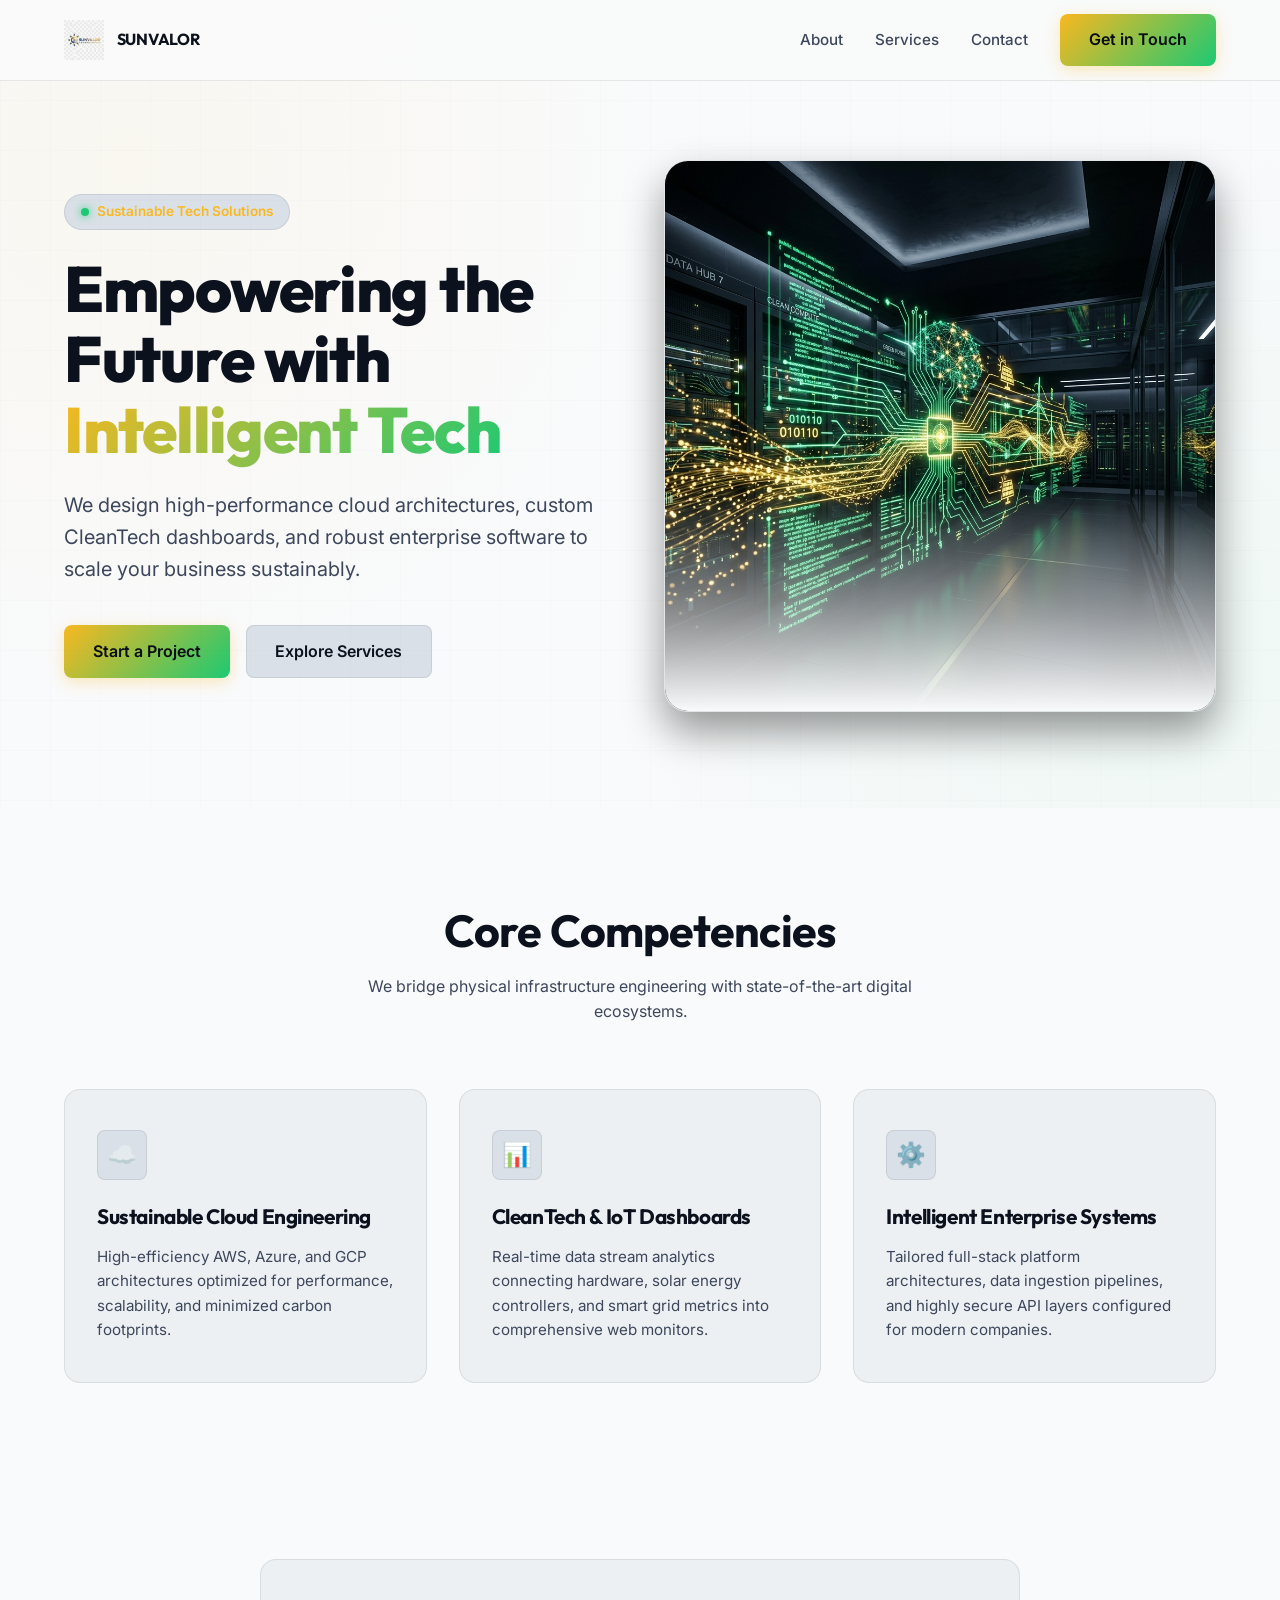
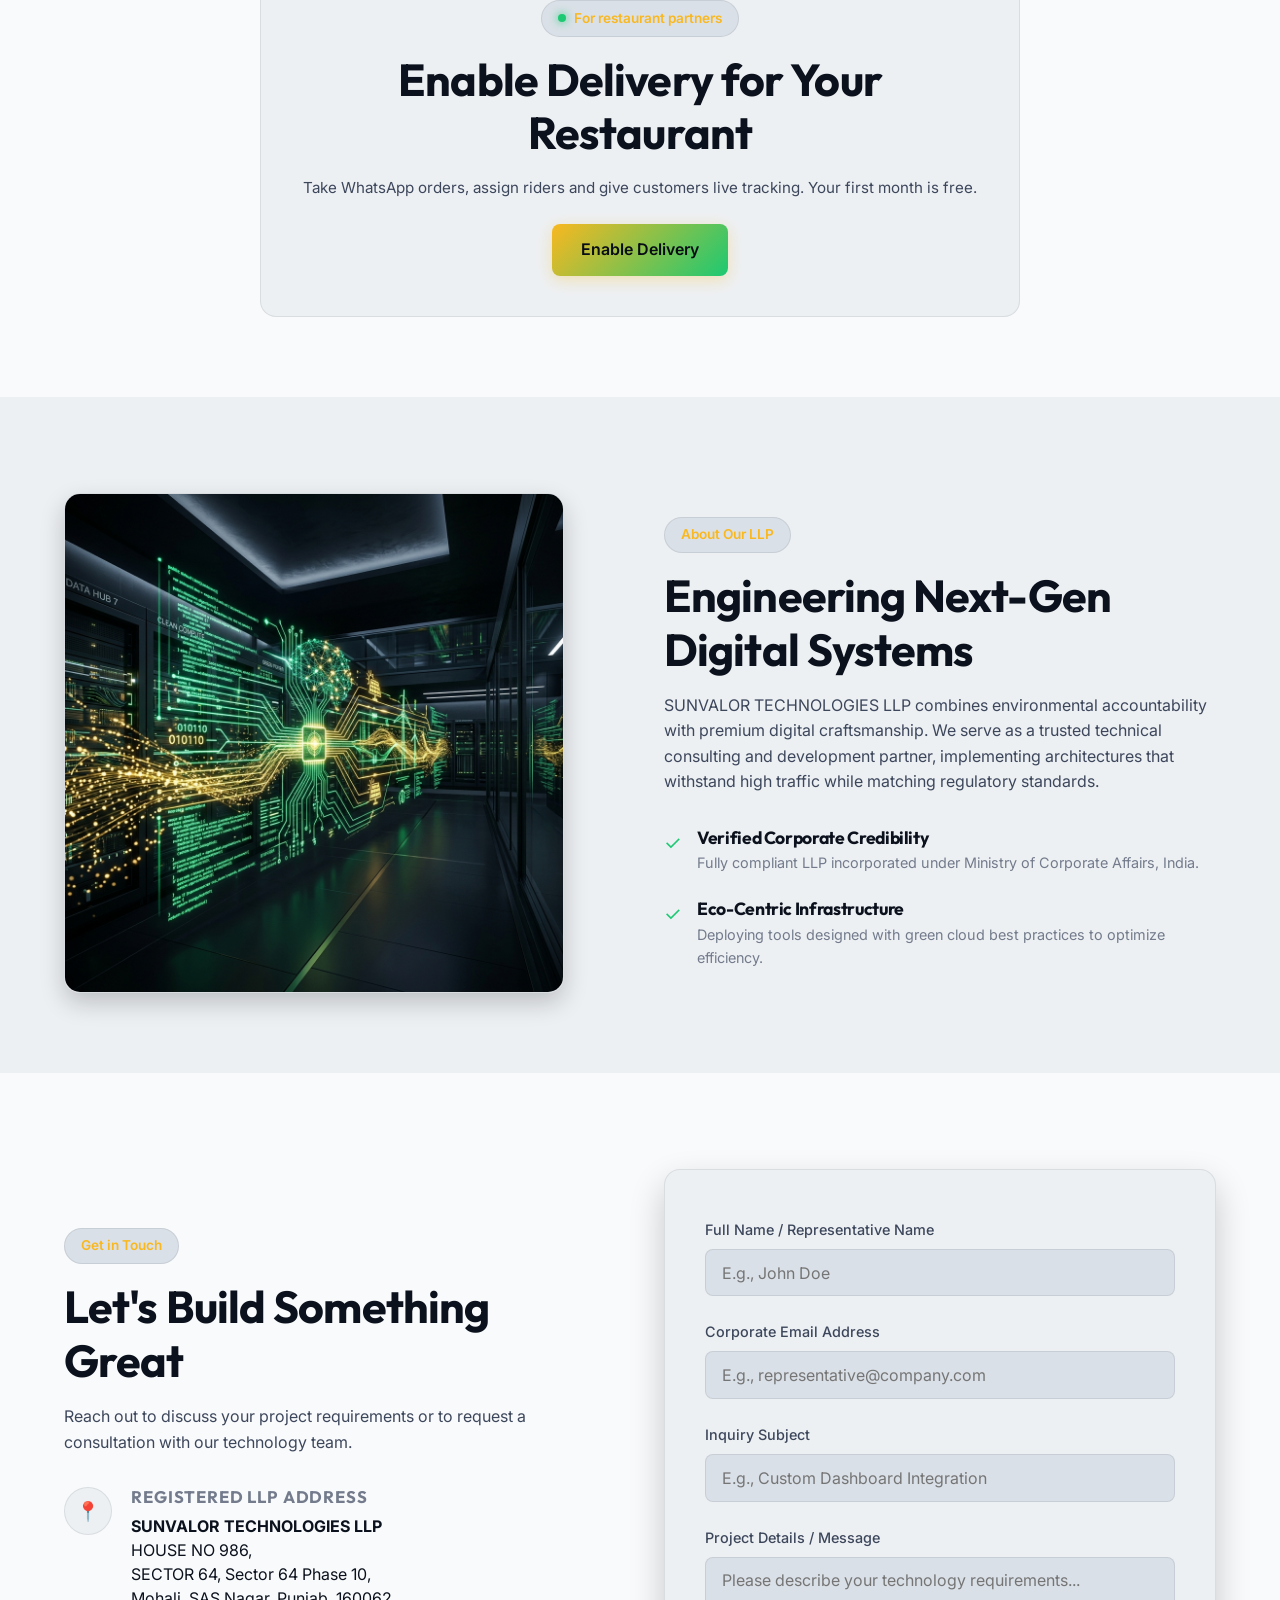
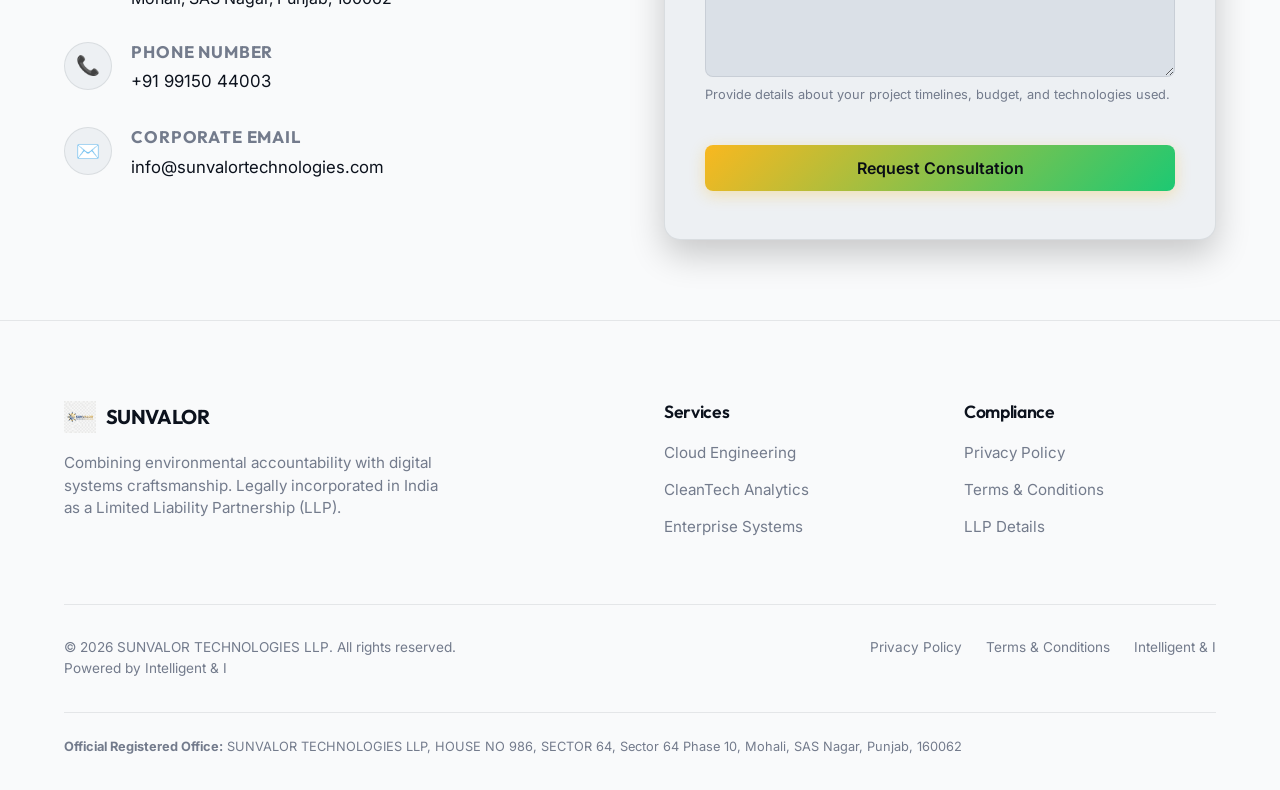
<file: index.html>
<!DOCTYPE html>
<html lang="en">

<head>
  <meta charset="utf-8">
  <meta name="viewport" content="width=device-width, initial-scale=1.0">
  <meta name="description"
    content="Sunvalor Technologies LLP - Leading CleanTech integration, sustainable cloud engineering, and custom software systems designed to scale your enterprise sustainably.">
  <title>Sunvalor Technologies LLP | Sustainable IT & CleanTech Solutions</title>

  <!-- Google Fonts & Styles -->
  <link rel="stylesheet" href="css/style.min.css">

  <!-- ========================================== -->
  <!-- META BUSINESS DOMAIN VERIFICATION HOLDER  -->
  <!-- Replace the content value below with the    -->
  <!-- verification token provided by Meta Business Manager. -->
  <meta name="facebook-domain-verification" content="YOUR_META_VERIFICATION_TOKEN_HERE" />
  <!-- ========================================== -->
</head>

<body>

  <!-- HEADER & NAVIGATION -->
  <header class="header">
    <div class="container nav-container">
      <a href="index.html" class="logo-link" aria-label="Sunvalor Technologies Home">
        <img src="assets/logo.png" alt="Sunvalor Technologies LLP Logo" class="logo-img" width="40" height="40">
        <span class="brand-name">SUNVALOR</span>
      </a>

      <button class="menu-toggle" aria-label="Toggle Menu" aria-expanded="false" aria-controls="nav-menu">
        ☰
      </button>

      <nav>
        <ul id="nav-menu" class="nav-menu">
          <li><a href="#about" class="nav-link">About</a></li>
          <li><a href="#services" class="nav-link">Services</a></li>
          <li><a href="#contact" class="nav-link">Contact</a></li>
          <li><a href="#contact" class="btn btn-primary">Get in Touch</a></li>
        </ul>
      </nav>
    </div>
  </header>

  <main>
    <!-- HERO SECTION -->
    <section class="hero">
      <div class="container grid-2">
        <div class="hero-content">
          <div class="badge">
            <span class="badge-dot" aria-hidden="true"></span>
            <span>Sustainable Tech Solutions</span>
          </div>
          <h1 class="hero-title">Empowering the Future with <span class="text-gradient">Intelligent Tech</span></h1>
          <p class="hero-desc">We design high-performance cloud architectures, custom CleanTech dashboards, and robust
            enterprise software to scale your business sustainably.</p>
          <div class="hero-actions">
            <a href="#contact" class="btn btn-primary">Start a Project</a>
            <a href="#services" class="btn btn-secondary">Explore Services</a>
          </div>
        </div>
        <div class="hero-image-wrapper">
          <img src="assets/hero.png" alt="Futuristic sustainable server infrastructure representation" width="600"
            height="600" fetchpriority="high" class="hero-img">
        </div>
      </div>
    </section>

    <!-- SERVICES SECTION -->
    <section id="services" class="section-padding">
      <div class="container">
        <div class="section-header">
          <h2 class="section-title">Core Competencies</h2>
          <p class="section-subtitle">We bridge physical infrastructure engineering with state-of-the-art digital
            ecosystems.</p>
        </div>

        <div class="services-grid">
          <!-- Service 1 -->
          <article class="service-card">
            <div class="service-icon" aria-hidden="true">☁️</div>
            <h3>Sustainable Cloud Engineering</h3>
            <p>High-efficiency AWS, Azure, and GCP architectures optimized for performance, scalability, and minimized
              carbon footprints.</p>
          </article>

          <!-- Service 2 -->
          <article class="service-card">
            <div class="service-icon" aria-hidden="true">📊</div>
            <h3>CleanTech & IoT Dashboards</h3>
            <p>Real-time data stream analytics connecting hardware, solar energy controllers, and smart grid metrics
              into comprehensive web monitors.</p>
          </article>

          <!-- Service 3 -->
          <article class="service-card">
            <div class="service-icon" aria-hidden="true">⚙️</div>
            <h3>Intelligent Enterprise Systems</h3>
            <p>Tailored full-stack platform architectures, data ingestion pipelines, and highly secure API layers
              configured for modern companies.</p>
          </article>
        </div>
      </div>
    </section>

    <!-- ENABLE DELIVERY CTA -->
    <!-- Links to the Enable Delivery app (drf-project/enable-delivery-app),
         hosted separately at app.sunvalor.in. -->
    <section id="enable-delivery" class="section-padding">
      <div class="container">
        <article class="service-card" style="text-align: center; max-width: 760px; margin-inline: auto;">
          <div class="badge" style="margin-inline: auto;">
            <span class="badge-dot" aria-hidden="true"></span>
            <span>For restaurant partners</span>
          </div>
          <h2 class="section-title" style="margin-block: 1rem;">Enable Delivery for Your Restaurant</h2>
          <p style="color: var(--text-secondary); margin-bottom: 1.5rem;">Take WhatsApp orders, assign riders and give
            customers live tracking. Your first month is free.</p>
          <a href="https://app.sunvalor.in/enable-delivery/" class="btn btn-primary">Enable Delivery</a>
        </article>
      </div>
    </section>

    <!-- ABOUT SECTION -->
    <section id="about" class="section-padding about">
      <div class="container grid-2">
        <div>
          <img src="assets/hero.png" alt="Innovative engineering data representation" width="500" height="500"
            loading="lazy"
            style="border-radius: var(--radius-md); box-shadow: 0 10px 25px rgba(0,0,0,0.2); border: 1px solid var(--border-color);">
        </div>
        <div>
          <div class="badge">About Our LLP</div>
          <h2 class="section-title" style="margin-block: 1rem;">Engineering Next-Gen Digital Systems</h2>
          <p style="color: var(--text-secondary); margin-bottom: 1.5rem;">SUNVALOR TECHNOLOGIES LLP combines
            environmental accountability with premium digital craftsmanship. We serve as a trusted technical consulting
            and development partner, implementing architectures that withstand high traffic while matching regulatory
            standards.</p>

          <div class="about-features">
            <div class="about-feature-item">
              <div class="about-feature-icon" aria-hidden="true">✓</div>
              <div class="about-feature-text">
                <h4>Verified Corporate Credibility</h4>
                <p>Fully compliant LLP incorporated under Ministry of Corporate Affairs, India.</p>
              </div>
            </div>
            <div class="about-feature-item">
              <div class="about-feature-icon" aria-hidden="true">✓</div>
              <div class="about-feature-text">
                <h4>Eco-Centric Infrastructure</h4>
                <p>Deploying tools designed with green cloud best practices to optimize efficiency.</p>
              </div>
            </div>
          </div>
        </div>
      </div>
    </section>

    <!-- CONTACT SECTION -->
    <section id="contact" class="section-padding contact-section">
      <div class="container grid-2">
        <div class="contact-info-wrapper">
          <div>
            <div class="badge">Get in Touch</div>
            <h2 class="section-title" style="margin-block: 1rem;">Let's Build Something Great</h2>
            <p style="color: var(--text-secondary);">Reach out to discuss your project requirements or to request a
              consultation with our technology team.</p>
          </div>

          <div class="info-item">
            <div class="info-icon" aria-hidden="true">📍</div>
            <div class="info-details">
              <h3>Registered LLP Address</h3>
              <address>
                <strong>SUNVALOR TECHNOLOGIES LLP</strong><br>
                HOUSE NO 986,<br>
                SECTOR 64, Sector 64 Phase 10,<br>
                Mohali, SAS Nagar, Punjab, 160062
              </address>
            </div>
          </div>

          <div class="info-item">
            <div class="info-icon" aria-hidden="true">📞</div>
            <div class="info-details">
              <h3>Phone Number</h3>
              <p><a href="tel:+919915044003">+91 99150 44003</a></p>
            </div>
          </div>

          <div class="info-item">
            <div class="info-icon" aria-hidden="true">✉️</div>
            <div class="info-details">
              <h3>Corporate Email</h3>
              <p><a href="mailto:info@sunvalortechnologies.com">info@sunvalortechnologies.com</a></p>
            </div>
          </div>
        </div>

        <div>
          <!-- Accessible form element -->
          <form class="contact-form" id="consultation-form" action="#" method="POST"
            aria-label="Contact and Consultation Form">
            <div class="form-alert form-alert-success" id="form-success" role="alert">
              Thank you! Your inquiry was successfully submitted. We will contact you shortly.
            </div>
            <div class="form-alert form-alert-error" id="form-error" role="alert">
              An error occurred. Please ensure all fields are filled out correctly.
            </div>

            <div class="form-group">
              <label for="contact-name">Full Name / Representative Name</label>
              <input type="text" id="contact-name" name="name" class="form-control" placeholder="E.g., John Doe"
                required autocomplete="name">
            </div>

            <div class="form-group">
              <label for="contact-email">Corporate Email Address</label>
              <input type="email" id="contact-email" name="email" class="form-control"
                placeholder="E.g., representative@company.com" required autocomplete="email" inputmode="email">
            </div>

            <div class="form-group">
              <label for="contact-subject">Inquiry Subject</label>
              <input type="text" id="contact-subject" name="subject" class="form-control"
                placeholder="E.g., Custom Dashboard Integration" required>
            </div>

            <div class="form-group">
              <label for="contact-message">Project Details / Message</label>
              <textarea id="contact-message" name="message" class="form-control"
                placeholder="Please describe your technology requirements..." required
                aria-describedby="message-hint"></textarea>
              <span id="message-hint" class="form-hint">Provide details about your project timelines, budget, and
                technologies used.</span>
            </div>

            <button type="submit" class="btn btn-primary" style="width: 100%; margin-top: 1rem;">Request
              Consultation</button>
          </form>
        </div>
      </div>
    </section>
  </main>

  <!-- FOOTER -->
  <footer class="footer">
    <div class="container">
      <div class="footer-grid">
        <div class="footer-col" style="grid-column: span 2;">
          <div class="footer-brand">
            <img src="assets/logo.png" alt="Sunvalor Logo" class="footer-logo" width="32" height="32">
            <span class="brand-name" style="font-size: 1.25rem;">SUNVALOR</span>
          </div>
          <p class="footer-desc" style="max-inline-size: 380px;">Combining environmental accountability with digital
            systems craftsmanship. Legally incorporated in India as a Limited Liability Partnership (LLP).</p>
        </div>

        <div class="footer-col">
          <h3>Services</h3>
          <ul class="footer-links">
            <li><a href="#services" class="footer-link">Cloud Engineering</a></li>
            <li><a href="#services" class="footer-link">CleanTech Analytics</a></li>
            <li><a href="#services" class="footer-link">Enterprise Systems</a></li>
          </ul>
        </div>

        <div class="footer-col">
          <h3>Compliance</h3>
          <ul class="footer-links">
            <li><a href="privacy.html" class="footer-link">Privacy Policy</a></li>
            <li><a href="terms.html" class="footer-link">Terms & Conditions</a></li>
            <li><a href="#contact" class="footer-link">LLP Details</a></li>
          </ul>
        </div>
      </div>

      <div class="footer-bottom">
        <div>
          <p>&copy; 2026 SUNVALOR TECHNOLOGIES LLP. All rights reserved.</p>
          <p>Powered by Intelligent & I</p>

        </div>
        <div class="footer-bottom-links">
          <a href="privacy.html" class="footer-link">Privacy Policy</a>
          <a href="terms.html" class="footer-link">Terms & Conditions</a>
          <a href="https://www.intelligentandi.com" class="footer-link">Intelligent & I</a>
        </div>
      </div>

      <div
        style="margin-top: 2rem; padding-top: 1.5rem; border-top: 1px solid var(--border-color); font-size: 0.8rem; color: var(--text-muted);">
        <p><strong>Official Registered Office:</strong> SUNVALOR TECHNOLOGIES LLP, HOUSE NO 986, SECTOR 64, Sector 64
          Phase 10, Mohali, SAS Nagar, Punjab, 160062</p>
      </div>
    </div>
  </footer>

  <!-- Scripts -->
  <script src="js/main.min.js"></script>
</body>

</html>
</file>
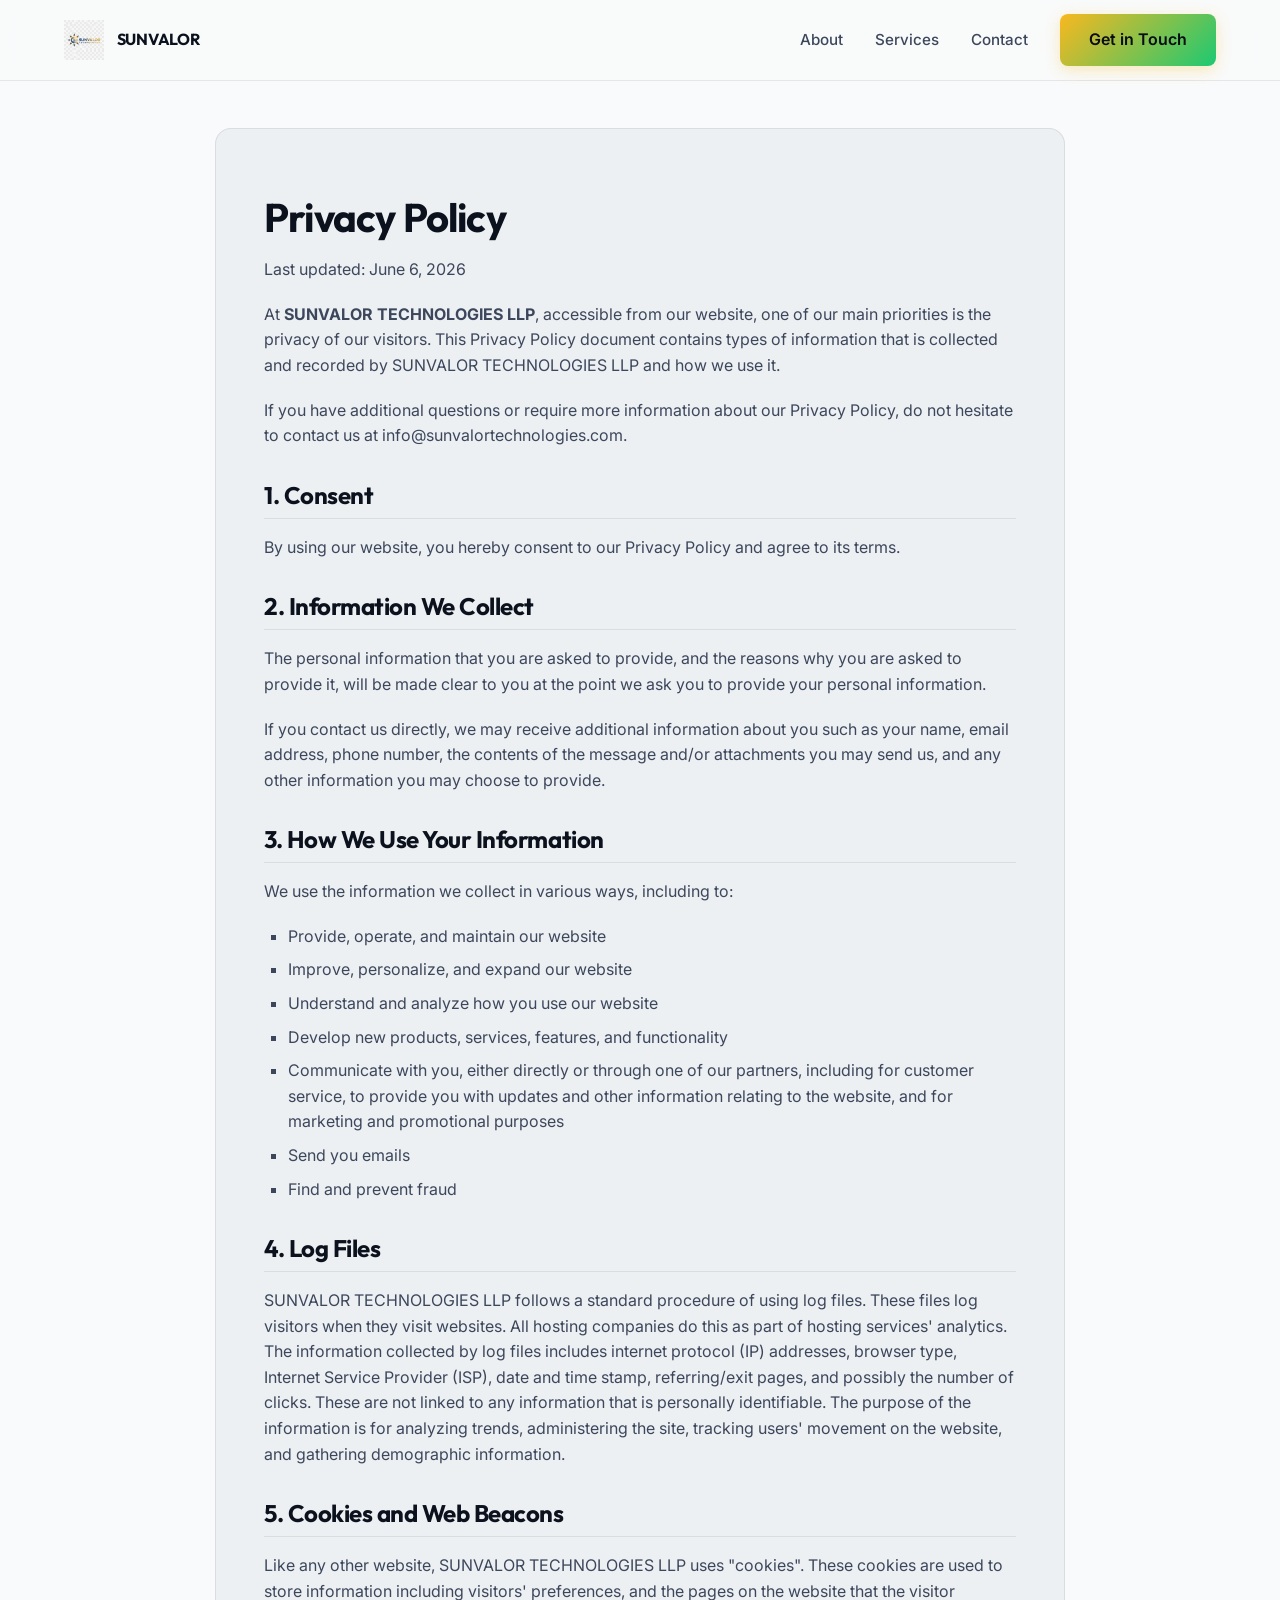
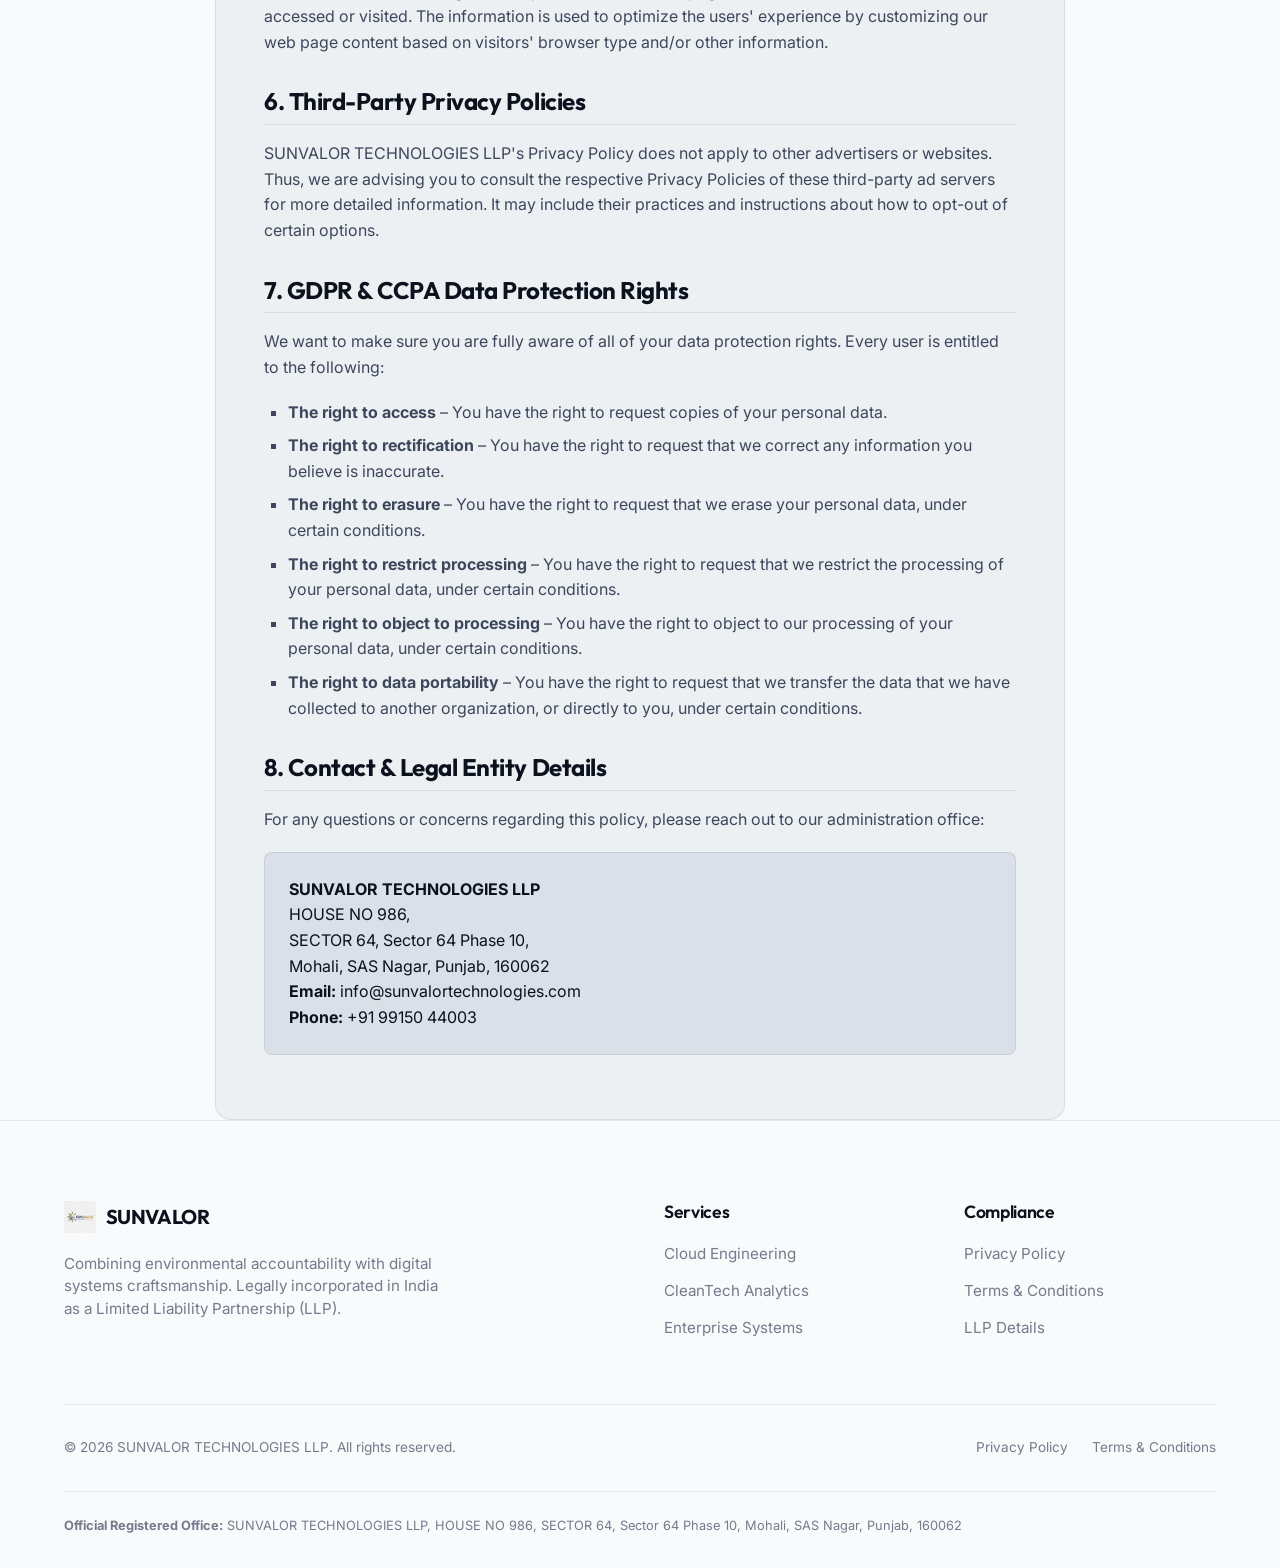
<file: privacy.html>
<!DOCTYPE html>
<html lang="en">
<head>
  <meta charset="utf-8">
  <meta name="viewport" content="width=device-width, initial-scale=1.0">
  <meta name="robots" content="noindex, follow">
  <title>Privacy Policy | Sunvalor Technologies LLP</title>
  <link rel="stylesheet" href="css/style.min.css">
</head>
<body>

  <!-- HEADER -->
  <header class="header">
    <div class="container nav-container">
      <a href="index.html" class="logo-link" aria-label="Sunvalor Technologies Home">
        <img src="assets/logo.png" alt="Sunvalor Technologies LLP Logo" class="logo-img" width="40" height="40">
        <span class="brand-name">SUNVALOR</span>
      </a>
      <button class="menu-toggle" aria-label="Toggle Menu" aria-expanded="false" aria-controls="nav-menu">
        ☰
      </button>
      <nav>
        <ul id="nav-menu" class="nav-menu">
          <li><a href="index.html#about" class="nav-link">About</a></li>
          <li><a href="index.html#services" class="nav-link">Services</a></li>
          <li><a href="index.html#contact" class="nav-link">Contact</a></li>
          <li><a href="index.html#contact" class="btn btn-primary">Get in Touch</a></li>
        </ul>
      </nav>
    </div>
  </header>

  <!-- CONTENT -->
  <main class="legal-page">
    <article class="container legal-content">
      <h1>Privacy Policy</h1>
      <p class="last-updated">Last updated: June 6, 2026</p>

      <p>At <strong>SUNVALOR TECHNOLOGIES LLP</strong>, accessible from our website, one of our main priorities is the privacy of our visitors. This Privacy Policy document contains types of information that is collected and recorded by SUNVALOR TECHNOLOGIES LLP and how we use it.</p>

      <p>If you have additional questions or require more information about our Privacy Policy, do not hesitate to contact us at <a href="mailto:info@sunvalortechnologies.com">info@sunvalortechnologies.com</a>.</p>

      <h2>1. Consent</h2>
      <p>By using our website, you hereby consent to our Privacy Policy and agree to its terms.</p>

      <h2>2. Information We Collect</h2>
      <p>The personal information that you are asked to provide, and the reasons why you are asked to provide it, will be made clear to you at the point we ask you to provide your personal information.</p>
      <p>If you contact us directly, we may receive additional information about you such as your name, email address, phone number, the contents of the message and/or attachments you may send us, and any other information you may choose to provide.</p>

      <h2>3. How We Use Your Information</h2>
      <p>We use the information we collect in various ways, including to:</p>
      <ul>
        <li>Provide, operate, and maintain our website</li>
        <li>Improve, personalize, and expand our website</li>
        <li>Understand and analyze how you use our website</li>
        <li>Develop new products, services, features, and functionality</li>
        <li>Communicate with you, either directly or through one of our partners, including for customer service, to provide you with updates and other information relating to the website, and for marketing and promotional purposes</li>
        <li>Send you emails</li>
        <li>Find and prevent fraud</li>
      </ul>

      <h2>4. Log Files</h2>
      <p>SUNVALOR TECHNOLOGIES LLP follows a standard procedure of using log files. These files log visitors when they visit websites. All hosting companies do this as part of hosting services' analytics. The information collected by log files includes internet protocol (IP) addresses, browser type, Internet Service Provider (ISP), date and time stamp, referring/exit pages, and possibly the number of clicks. These are not linked to any information that is personally identifiable. The purpose of the information is for analyzing trends, administering the site, tracking users' movement on the website, and gathering demographic information.</p>

      <h2>5. Cookies and Web Beacons</h2>
      <p>Like any other website, SUNVALOR TECHNOLOGIES LLP uses "cookies". These cookies are used to store information including visitors' preferences, and the pages on the website that the visitor accessed or visited. The information is used to optimize the users' experience by customizing our web page content based on visitors' browser type and/or other information.</p>

      <h2>6. Third-Party Privacy Policies</h2>
      <p>SUNVALOR TECHNOLOGIES LLP's Privacy Policy does not apply to other advertisers or websites. Thus, we are advising you to consult the respective Privacy Policies of these third-party ad servers for more detailed information. It may include their practices and instructions about how to opt-out of certain options.</p>

      <h2>7. GDPR & CCPA Data Protection Rights</h2>
      <p>We want to make sure you are fully aware of all of your data protection rights. Every user is entitled to the following:</p>
      <ul>
        <li><strong>The right to access</strong> – You have the right to request copies of your personal data.</li>
        <li><strong>The right to rectification</strong> – You have the right to request that we correct any information you believe is inaccurate.</li>
        <li><strong>The right to erasure</strong> – You have the right to request that we erase your personal data, under certain conditions.</li>
        <li><strong>The right to restrict processing</strong> – You have the right to request that we restrict the processing of your personal data, under certain conditions.</li>
        <li><strong>The right to object to processing</strong> – You have the right to object to our processing of your personal data, under certain conditions.</li>
        <li><strong>The right to data portability</strong> – You have the right to request that we transfer the data that we have collected to another organization, or directly to you, under certain conditions.</li>
      </ul>

      <h2>8. Contact & Legal Entity Details</h2>
      <p>For any questions or concerns regarding this policy, please reach out to our administration office:</p>
      <address style="font-style: normal; background: var(--bg-tertiary); padding: 1.5rem; border-radius: var(--radius-sm); border: 1px solid var(--border-color); margin-top: 1rem;">
        <strong>SUNVALOR TECHNOLOGIES LLP</strong><br>
        HOUSE NO 986,<br>
        SECTOR 64, Sector 64 Phase 10,<br>
        Mohali, SAS Nagar, Punjab, 160062<br>
        <strong>Email:</strong> <a href="mailto:info@sunvalortechnologies.com">info@sunvalortechnologies.com</a><br>
        <strong>Phone:</strong> <a href="tel:+919915044003">+91 99150 44003</a>
      </address>
    </article>
  </main>

  <!-- FOOTER -->
  <footer class="footer">
    <div class="container">
      <div class="footer-grid">
        <div class="footer-col" style="grid-column: span 2;">
          <div class="footer-brand">
            <img src="assets/logo.png" alt="Sunvalor Logo" class="footer-logo" width="32" height="32">
            <span class="brand-name" style="font-size: 1.25rem;">SUNVALOR</span>
          </div>
          <p class="footer-desc" style="max-inline-size: 380px;">Combining environmental accountability with digital systems craftsmanship. Legally incorporated in India as a Limited Liability Partnership (LLP).</p>
        </div>

        <div class="footer-col">
          <h3>Services</h3>
          <ul class="footer-links">
            <li><a href="index.html#services" class="footer-link">Cloud Engineering</a></li>
            <li><a href="index.html#services" class="footer-link">CleanTech Analytics</a></li>
            <li><a href="index.html#services" class="footer-link">Enterprise Systems</a></li>
          </ul>
        </div>

        <div class="footer-col">
          <h3>Compliance</h3>
          <ul class="footer-links">
            <li><a href="privacy.html" class="footer-link">Privacy Policy</a></li>
            <li><a href="terms.html" class="footer-link">Terms & Conditions</a></li>
            <li><a href="index.html#contact" class="footer-link">LLP Details</a></li>
          </ul>
        </div>
      </div>

      <div class="footer-bottom">
        <div>
          <p>&copy; 2026 SUNVALOR TECHNOLOGIES LLP. All rights reserved.</p>
        </div>
        <div class="footer-bottom-links">
          <a href="privacy.html" class="footer-link">Privacy Policy</a>
          <a href="terms.html" class="footer-link">Terms & Conditions</a>
        </div>
      </div>

      <div style="margin-top: 2rem; padding-top: 1.5rem; border-top: 1px solid var(--border-color); font-size: 0.8rem; color: var(--text-muted);">
        <p><strong>Official Registered Office:</strong> SUNVALOR TECHNOLOGIES LLP, HOUSE NO 986, SECTOR 64, Sector 64 Phase 10, Mohali, SAS Nagar, Punjab, 160062</p>
      </div>
    </div>
  </footer>

  <script src="js/main.min.js"></script>
</body>
</html>
</file>
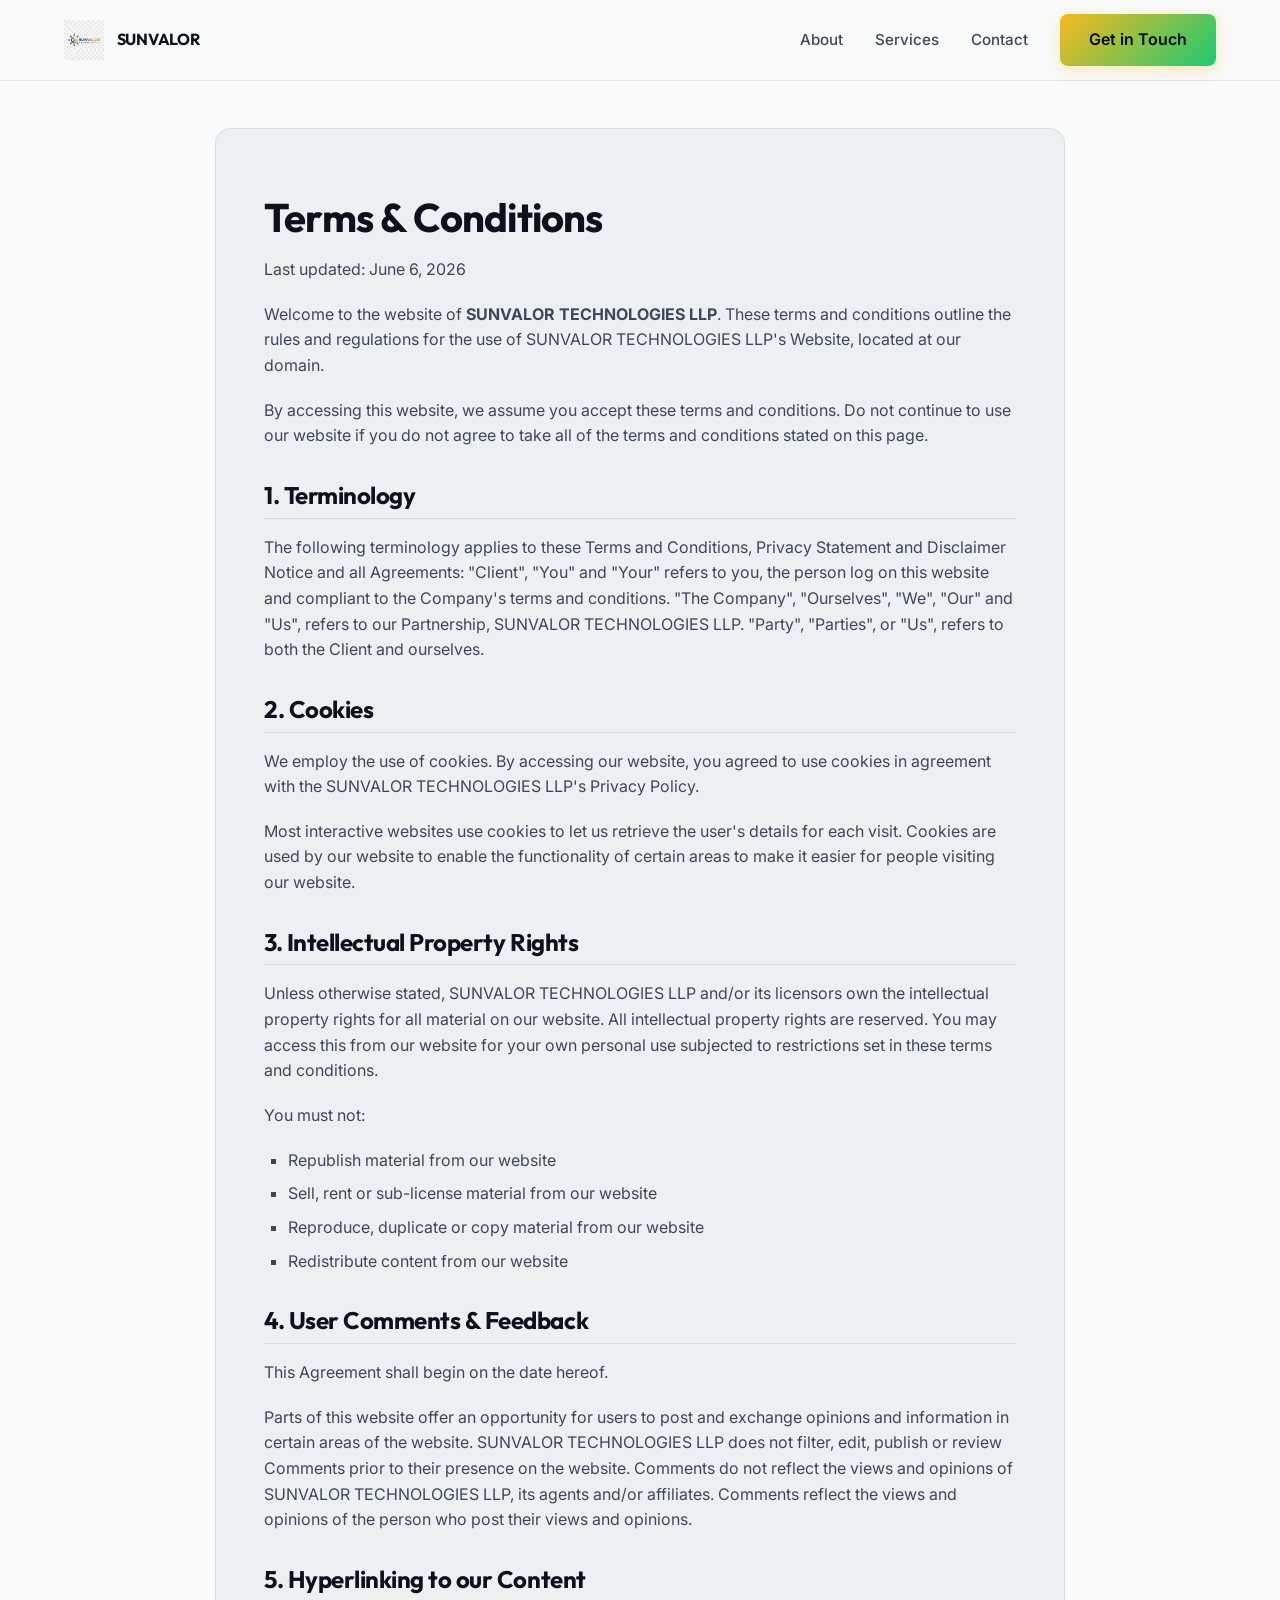
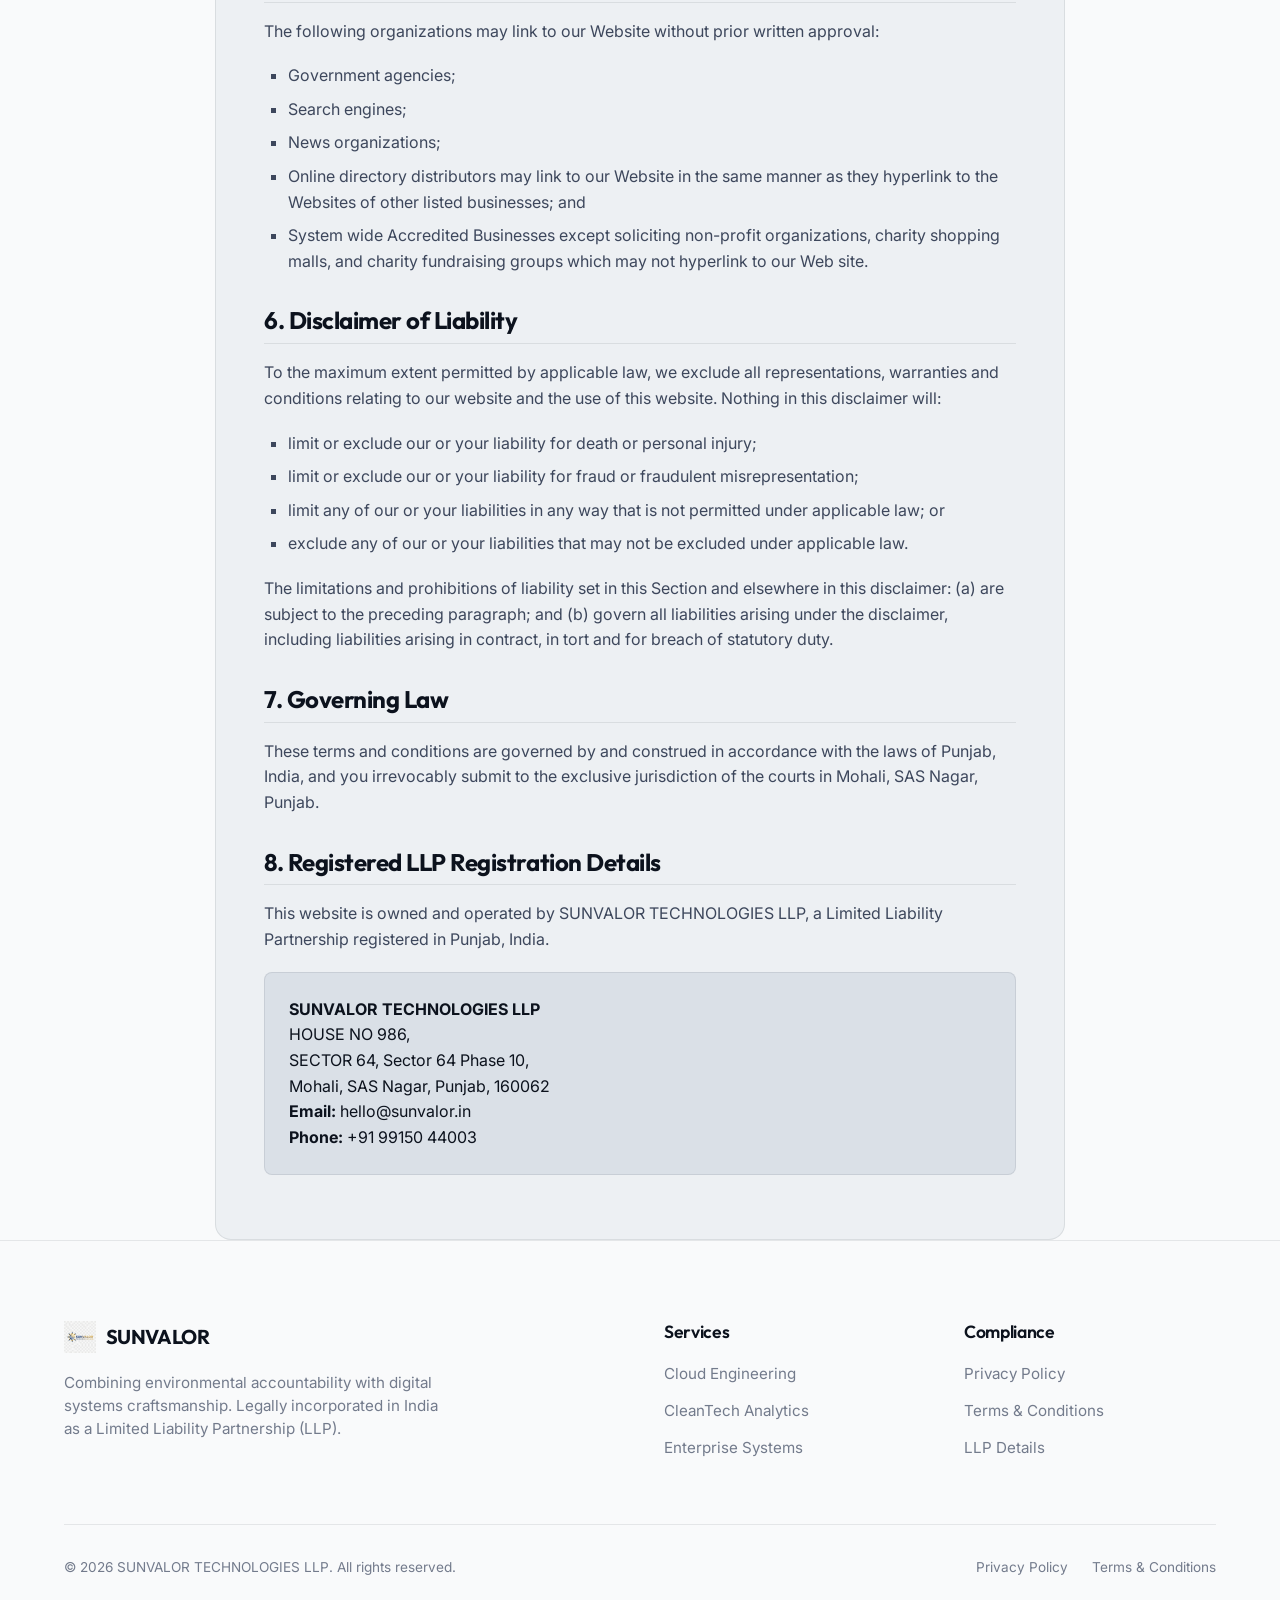
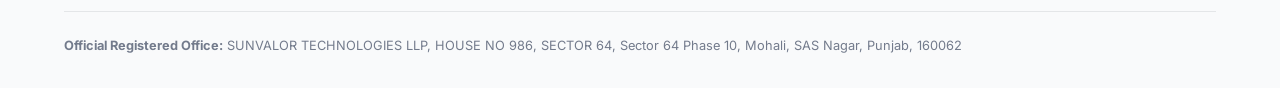
<file: terms.html>
<!DOCTYPE html>
<html lang="en">
<head>
  <meta charset="utf-8">
  <meta name="viewport" content="width=device-width, initial-scale=1.0">
  <meta name="robots" content="noindex, follow">
  <title>Terms & Conditions | Sunvalor Technologies LLP</title>
  <link rel="stylesheet" href="css/style.min.css">
</head>
<body>

  <!-- HEADER -->
  <header class="header">
    <div class="container nav-container">
      <a href="index.html" class="logo-link" aria-label="Sunvalor Technologies Home">
        <img src="assets/logo.png" alt="Sunvalor Technologies LLP Logo" class="logo-img" width="40" height="40">
        <span class="brand-name">SUNVALOR</span>
      </a>
      <button class="menu-toggle" aria-label="Toggle Menu" aria-expanded="false" aria-controls="nav-menu">
        ☰
      </button>
      <nav>
        <ul id="nav-menu" class="nav-menu">
          <li><a href="index.html#about" class="nav-link">About</a></li>
          <li><a href="index.html#services" class="nav-link">Services</a></li>
          <li><a href="index.html#contact" class="nav-link">Contact</a></li>
          <li><a href="index.html#contact" class="btn btn-primary">Get in Touch</a></li>
        </ul>
      </nav>
    </div>
  </header>

  <!-- CONTENT -->
  <main class="legal-page">
    <article class="container legal-content">
      <h1>Terms & Conditions</h1>
      <p class="last-updated">Last updated: June 6, 2026</p>

      <p>Welcome to the website of <strong>SUNVALOR TECHNOLOGIES LLP</strong>. These terms and conditions outline the rules and regulations for the use of SUNVALOR TECHNOLOGIES LLP's Website, located at our domain.</p>

      <p>By accessing this website, we assume you accept these terms and conditions. Do not continue to use our website if you do not agree to take all of the terms and conditions stated on this page.</p>

      <h2>1. Terminology</h2>
      <p>The following terminology applies to these Terms and Conditions, Privacy Statement and Disclaimer Notice and all Agreements: "Client", "You" and "Your" refers to you, the person log on this website and compliant to the Company's terms and conditions. "The Company", "Ourselves", "We", "Our" and "Us", refers to our Partnership, SUNVALOR TECHNOLOGIES LLP. "Party", "Parties", or "Us", refers to both the Client and ourselves.</p>

      <h2>2. Cookies</h2>
      <p>We employ the use of cookies. By accessing our website, you agreed to use cookies in agreement with the SUNVALOR TECHNOLOGIES LLP's Privacy Policy.</p>
      <p>Most interactive websites use cookies to let us retrieve the user's details for each visit. Cookies are used by our website to enable the functionality of certain areas to make it easier for people visiting our website.</p>

      <h2>3. Intellectual Property Rights</h2>
      <p>Unless otherwise stated, SUNVALOR TECHNOLOGIES LLP and/or its licensors own the intellectual property rights for all material on our website. All intellectual property rights are reserved. You may access this from our website for your own personal use subjected to restrictions set in these terms and conditions.</p>
      <p>You must not:</p>
      <ul>
        <li>Republish material from our website</li>
        <li>Sell, rent or sub-license material from our website</li>
        <li>Reproduce, duplicate or copy material from our website</li>
        <li>Redistribute content from our website</li>
      </ul>

      <h2>4. User Comments & Feedback</h2>
      <p>This Agreement shall begin on the date hereof.</p>
      <p>Parts of this website offer an opportunity for users to post and exchange opinions and information in certain areas of the website. SUNVALOR TECHNOLOGIES LLP does not filter, edit, publish or review Comments prior to their presence on the website. Comments do not reflect the views and opinions of SUNVALOR TECHNOLOGIES LLP, its agents and/or affiliates. Comments reflect the views and opinions of the person who post their views and opinions.</p>

      <h2>5. Hyperlinking to our Content</h2>
      <p>The following organizations may link to our Website without prior written approval:</p>
      <ul>
        <li>Government agencies;</li>
        <li>Search engines;</li>
        <li>News organizations;</li>
        <li>Online directory distributors may link to our Website in the same manner as they hyperlink to the Websites of other listed businesses; and</li>
        <li>System wide Accredited Businesses except soliciting non-profit organizations, charity shopping malls, and charity fundraising groups which may not hyperlink to our Web site.</li>
      </ul>

      <h2>6. Disclaimer of Liability</h2>
      <p>To the maximum extent permitted by applicable law, we exclude all representations, warranties and conditions relating to our website and the use of this website. Nothing in this disclaimer will:</p>
      <ul>
        <li>limit or exclude our or your liability for death or personal injury;</li>
        <li>limit or exclude our or your liability for fraud or fraudulent misrepresentation;</li>
        <li>limit any of our or your liabilities in any way that is not permitted under applicable law; or</li>
        <li>exclude any of our or your liabilities that may not be excluded under applicable law.</li>
      </ul>
      <p>The limitations and prohibitions of liability set in this Section and elsewhere in this disclaimer: (a) are subject to the preceding paragraph; and (b) govern all liabilities arising under the disclaimer, including liabilities arising in contract, in tort and for breach of statutory duty.</p>

      <h2>7. Governing Law</h2>
      <p>These terms and conditions are governed by and construed in accordance with the laws of Punjab, India, and you irrevocably submit to the exclusive jurisdiction of the courts in Mohali, SAS Nagar, Punjab.</p>

      <h2>8. Registered LLP Registration Details</h2>
      <p>This website is owned and operated by SUNVALOR TECHNOLOGIES LLP, a Limited Liability Partnership registered in Punjab, India.</p>
      <address style="font-style: normal; background: var(--bg-tertiary); padding: 1.5rem; border-radius: var(--radius-sm); border: 1px solid var(--border-color); margin-top: 1rem;">
        <strong>SUNVALOR TECHNOLOGIES LLP</strong><br>
        HOUSE NO 986,<br>
        SECTOR 64, Sector 64 Phase 10,<br>
        Mohali, SAS Nagar, Punjab, 160062<br>
        <strong>Email:</strong> <a href="mailto:hello@sunvalor.in">hello@sunvalor.in</a><br>
        <strong>Phone:</strong> <a href="tel:+919915044003">+91 99150 44003</a>
      </address>
    </article>
  </main>

  <!-- FOOTER -->
  <footer class="footer">
    <div class="container">
      <div class="footer-grid">
        <div class="footer-col" style="grid-column: span 2;">
          <div class="footer-brand">
            <img src="assets/logo.png" alt="Sunvalor Logo" class="footer-logo" width="32" height="32">
            <span class="brand-name" style="font-size: 1.25rem;">SUNVALOR</span>
          </div>
          <p class="footer-desc" style="max-inline-size: 380px;">Combining environmental accountability with digital systems craftsmanship. Legally incorporated in India as a Limited Liability Partnership (LLP).</p>
        </div>

        <div class="footer-col">
          <h3>Services</h3>
          <ul class="footer-links">
            <li><a href="index.html#services" class="footer-link">Cloud Engineering</a></li>
            <li><a href="index.html#services" class="footer-link">CleanTech Analytics</a></li>
            <li><a href="index.html#services" class="footer-link">Enterprise Systems</a></li>
          </ul>
        </div>

        <div class="footer-col">
          <h3>Compliance</h3>
          <ul class="footer-links">
            <li><a href="privacy.html" class="footer-link">Privacy Policy</a></li>
            <li><a href="terms.html" class="footer-link">Terms & Conditions</a></li>
            <li><a href="index.html#contact" class="footer-link">LLP Details</a></li>
          </ul>
        </div>
      </div>

      <div class="footer-bottom">
        <div>
          <p>&copy; 2026 SUNVALOR TECHNOLOGIES LLP. All rights reserved.</p>
        </div>
        <div class="footer-bottom-links">
          <a href="privacy.html" class="footer-link">Privacy Policy</a>
          <a href="terms.html" class="footer-link">Terms & Conditions</a>
        </div>
      </div>

      <div style="margin-top: 2rem; padding-top: 1.5rem; border-top: 1px solid var(--border-color); font-size: 0.8rem; color: var(--text-muted);">
        <p><strong>Official Registered Office:</strong> SUNVALOR TECHNOLOGIES LLP, HOUSE NO 986, SECTOR 64, Sector 64 Phase 10, Mohali, SAS Nagar, Punjab, 160062</p>
      </div>
    </div>
  </footer>

  <script src="js/main.min.js"></script>
</body>
</html>
</file>
<file: css/style.min.css>
@import url(https://fonts.googleapis.com/css2?family=Inter:wght@300;400;500;600&family=Outfit:wght@400;500;600;700;800&display=swap);:root{--bg-primary:hsl(220, 40%, 6%);--bg-secondary:hsl(220, 35%, 10%);--bg-tertiary:hsl(220, 30%, 14%);--bg-glass:hsla(220, 40%, 8%, 0.7);--border-color:hsla(220, 20%, 25%, 0.4);--border-hover:hsla(42, 90%, 55%, 0.4);--text-primary:hsl(210, 20%, 98%);--text-secondary:hsl(210, 15%, 80%);--text-muted:hsl(210, 10%, 60%);--color-gold:hsl(42, 95%, 55%);--color-gold-glow:hsla(42, 95%, 55%, 0.15);--color-emerald:hsl(150, 75%, 45%);--color-emerald-glow:hsla(150, 75%, 45%, 0.15);--color-blue:hsl(206, 100%, 50%);--grad-primary:linear-gradient(135deg, var(--color-gold) 0%, var(--color-emerald) 100%);--grad-dark:linear-gradient(180deg, var(--bg-primary) 0%, var(--bg-secondary) 100%);--grad-glow:radial-gradient(circle at 50% 50%, var(--color-gold-glow) 0%, transparent 70%);--font-display:'Outfit',-apple-system,BlinkMacSystemFont,'Segoe UI',Roboto,sans-serif;--font-body:'Inter',-apple-system,BlinkMacSystemFont,'Segoe UI',Roboto,sans-serif;--container-max:1200px;--radius-sm:8px;--radius-md:16px;--radius-lg:24px;--transition-smooth:all 0.3s cubic-bezier(0.4, 0, 0.2, 1);--scrollbar-width:8px}@media (prefers-color-scheme:light){:root{--bg-primary:hsl(210, 20%, 98%);--bg-secondary:hsl(210, 20%, 94%);--bg-tertiary:hsl(210, 20%, 88%);--bg-glass:hsla(210, 20%, 98%, 0.8);--border-color:hsla(220, 15%, 20%, 0.1);--text-primary:hsl(220, 40%, 8%);--text-secondary:hsl(220, 20%, 30%);--text-muted:hsl(220, 10%, 50%);--color-gold-glow:hsla(42, 95%, 45%, 0.1);--color-emerald-glow:hsla(150, 75%, 35%, 0.1)}}*,::after,::before{box-sizing:border-box;margin:0;padding:0}html{scroll-behavior:smooth;scroll-padding-top:100px;font-size:16px}body{background-color:var(--bg-primary);color:var(--text-primary);font-family:var(--font-body);line-height:1.6;-webkit-font-smoothing:antialiased;overflow-x:hidden}.brand-name,h1,h2,h3,h4{font-family:var(--font-display);font-weight:700;letter-spacing:-.02em;line-height:1.2}a{color:inherit;text-decoration:none;transition:var(--transition-smooth)}button,input,select,textarea{font-family:inherit;font-size:inherit}img,video{max-inline-size:100%;block-size:auto;display:block}.container{max-inline-size:var(--container-max);margin-inline:auto;padding-inline:1.5rem}.section-padding{padding-block:6rem 5rem}.grid-2{display:grid;grid-template-columns:repeat(auto-fit,minmax(320px,1fr));gap:3rem;align-items:center}.text-gradient{background:var(--grad-primary);-webkit-background-clip:text;-webkit-text-fill-color:transparent;background-clip:text}::-webkit-scrollbar{width:var(--scrollbar-width)}::-webkit-scrollbar-track{background:var(--bg-primary)}::-webkit-scrollbar-thumb{background:var(--bg-tertiary);border-radius:4px}::-webkit-scrollbar-thumb:hover{background:var(--color-gold)}.btn{display:inline-flex;align-items:center;justify-content:center;padding:.8rem 1.8rem;border-radius:var(--radius-sm);font-weight:600;cursor:pointer;transition:var(--transition-smooth);border:none}.btn-primary{background:var(--grad-primary);color:#090d15;box-shadow:0 4px 15px hsla(42,95%,55%,.3)}.btn-primary:hover{transform:translateY(-2px);box-shadow:0 6px 20px hsla(150,75%,45%,.4)}.btn-secondary{background:var(--bg-tertiary);color:var(--text-primary);border:1px solid var(--border-color)}.btn-secondary:hover{background:var(--bg-secondary);border-color:var(--color-gold);transform:translateY(-2px)}.header{position:fixed;top:0;left:0;inline-size:100%;z-index:1000;background:var(--bg-glass);backdrop-filter:blur(12px);-webkit-backdrop-filter:blur(12px);border-bottom:1px solid var(--border-color);transition:var(--transition-smooth)}.nav-container{display:flex;justify-content:space-between;align-items:center;height:80px}.logo-link{display:flex;align-items:center;gap:.8rem}.logo-img{width:40px;height:40px;object-fit:contain}.nav-menu{display:flex;gap:2rem;list-style:none;align-items:center}.nav-link{font-size:.95rem;font-weight:500;color:var(--text-secondary);position:relative}.nav-link.active,.nav-link:hover{color:var(--color-gold)}.nav-link::after{content:'';position:absolute;bottom:-4px;left:0;width:0;height:2px;background:var(--color-gold);transition:var(--transition-smooth)}.nav-link:hover::after{width:100%}.menu-toggle{display:none;background:0 0;border:none;color:var(--text-primary);font-size:1.8rem;cursor:pointer}.hero{position:relative;padding-block:10rem 6rem;background:radial-gradient(circle at 10% 20%,hsla(42,95%,55%,.05) 0,transparent 40%),radial-gradient(circle at 90% 80%,hsla(150,75%,45%,.05) 0,transparent 40%);overflow:hidden}.hero::before{content:'';position:absolute;inset:0;background-image:linear-gradient(var(--border-color) 1px,transparent 1px),linear-gradient(90deg,var(--border-color) 1px,transparent 1px);background-size:50px 50px;opacity:.15;pointer-events:none}.hero-content{display:flex;flex-direction:column;gap:1.5rem}.badge{display:inline-flex;align-items:center;gap:.5rem;background:var(--bg-tertiary);border:1px solid var(--border-color);padding:.4rem 1rem;border-radius:50px;font-size:.85rem;font-weight:600;width:max-content;color:var(--color-gold)}.badge-dot{width:8px;height:8px;border-radius:50%;background:var(--color-emerald);box-shadow:0 0 10px var(--color-emerald);animation:pulse 2s infinite}@keyframes pulse{0%{transform:scale(.9);opacity:.6}50%{transform:scale(1.2);opacity:1}100%{transform:scale(.9);opacity:.6}}.hero-title{font-size:clamp(2.5rem, 5vw, 4.5rem);line-height:1.1;font-weight:800}.hero-desc{font-size:clamp(1rem, 2vw, 1.25rem);color:var(--text-secondary);max-inline-size:540px}.hero-actions{display:flex;gap:1rem;margin-top:1rem}.hero-image-wrapper{position:relative;border-radius:var(--radius-lg);overflow:hidden;box-shadow:0 20px 40px rgba(0,0,0,.4);border:1px solid var(--border-color)}.hero-image-wrapper::after{content:'';position:absolute;inset:0;background:linear-gradient(to bottom,transparent 60%,var(--bg-primary) 100%);pointer-events:none}.hero-img{width:100%;height:100%;object-fit:cover;transition:transform .5s ease}.hero-image-wrapper:hover .hero-img{transform:scale(1.03)}.section-header{text-align:center;max-inline-size:600px;margin:0 auto 4rem;display:flex;flex-direction:column;gap:1rem}.section-title{font-size:clamp(2rem, 3.5vw, 2.8rem)}.section-subtitle{color:var(--text-secondary)}.services-grid{display:grid;grid-template-columns:repeat(auto-fit,minmax(280px,1fr));gap:2rem}.service-card{background:var(--bg-secondary);border:1px solid var(--border-color);padding:2.5rem 2rem;border-radius:var(--radius-md);transition:var(--transition-smooth);position:relative;overflow:hidden}.service-card::before{content:'';position:absolute;top:0;left:0;width:100%;height:4px;background:var(--grad-primary);opacity:0;transition:var(--transition-smooth)}.service-card:hover{transform:translateY(-5px);border-color:var(--border-hover);box-shadow:0 10px 30px rgba(0,0,0,.3)}.service-card:hover::before{opacity:1}.service-icon{width:50px;height:50px;border-radius:var(--radius-sm);background:var(--bg-tertiary);display:grid;place-content:center;font-size:1.5rem;margin-bottom:1.5rem;color:var(--color-gold);border:1px solid var(--border-color)}.service-card:hover .service-icon{background:var(--color-gold);color:var(--bg-primary);border-color:var(--color-gold)}.service-card h3{font-size:1.3rem;margin-bottom:1rem}.service-card p{color:var(--text-secondary);font-size:.95rem}.about{background:var(--bg-secondary);position:relative}.about-features{display:flex;flex-direction:column;gap:1.5rem;margin-top:2rem}.about-feature-item{display:flex;gap:1rem}.about-feature-icon{color:var(--color-emerald);font-size:1.25rem;flex-shrink:0}.about-feature-text h4{font-size:1.1rem;margin-bottom:.2rem}.about-feature-text p{color:var(--text-muted);font-size:.9rem}.contact-section{position:relative}.contact-info-wrapper{display:flex;flex-direction:column;gap:2rem}.info-item{display:flex;gap:1.2rem}.info-icon{width:48px;height:48px;border-radius:50%;background:var(--bg-secondary);display:grid;place-content:center;color:var(--color-gold);font-size:1.2rem;flex-shrink:0;border:1px solid var(--border-color)}.info-details h3{font-size:1.05rem;color:var(--text-muted);text-transform:uppercase;letter-spacing:.05em;margin-bottom:.4rem}.info-details p{font-size:1.05rem;color:var(--text-primary)}.info-details address{font-style:normal;line-height:1.5;color:var(--text-primary)}.contact-form{background:var(--bg-secondary);border:1px solid var(--border-color);padding:3rem 2.5rem;border-radius:var(--radius-md);box-shadow:0 15px 35px rgba(0,0,0,.2)}.form-group{margin-bottom:1.5rem;display:flex;flex-direction:column;gap:.5rem}.form-group label{font-size:.9rem;font-weight:500;color:var(--text-secondary)}.form-control{background:var(--bg-tertiary);border:1px solid var(--border-color);border-radius:var(--radius-sm);padding:.8rem 1rem;color:var(--text-primary);transition:var(--transition-smooth);inline-size:100%}.form-control:focus{outline:0;border-color:var(--color-gold);box-shadow:0 0 0 3px var(--color-gold-glow)}.form-control:focus-visible{outline:2px solid var(--color-gold);outline-offset:2px}textarea.form-control{resize:vertical;min-block-size:120px}.form-hint{font-size:.8rem;color:var(--text-muted)}.form-alert{padding:1rem;border-radius:var(--radius-sm);margin-bottom:1.5rem;font-size:.95rem;display:none}.form-alert-success{background:hsla(150,75%,45%,.15);border:1px solid var(--color-emerald);color:#79ebb2}.form-alert-error{background:hsla(0,80%,50%,.15);border:1px solid #e51919;color:#f28c8c}.legal-page{padding-block-start:8rem}.legal-content{background:var(--bg-secondary);border:1px solid var(--border-color);padding:4rem 3rem;border-radius:var(--radius-md);max-inline-size:850px;margin-inline:auto}.legal-content h1{font-size:2.5rem;margin-bottom:1rem}.legal-content h2{font-size:1.5rem;margin-block:2rem 1rem;border-bottom:1px solid var(--border-color);padding-bottom:.5rem}.legal-content p,.legal-content ul{color:var(--text-secondary);margin-bottom:1.2rem;font-size:1rem}.legal-content ul{list-style-type:square;padding-inline-start:1.5rem}.legal-content li{margin-bottom:.5rem}.last-updated{font-size:.85rem;color:var(--text-muted);margin-bottom:2rem}.footer{background:var(--bg-primary);border-top:1px solid var(--border-color);padding-block:5rem 2rem;font-size:.95rem}.footer-grid{display:grid;grid-template-columns:repeat(auto-fit,minmax(220px,1fr));gap:3rem;margin-bottom:4rem}.footer-col{display:flex;flex-direction:column;gap:1.2rem}.footer-brand{display:flex;align-items:center;gap:.6rem}.footer-logo{width:32px;height:32px}.footer-desc{color:var(--text-muted);line-height:1.5}.footer-col h3{font-size:1.1rem;font-weight:600;color:var(--text-primary)}.footer-links{list-style:none;display:flex;flex-direction:column;gap:.8rem}.footer-link{color:var(--text-muted)}.footer-link:hover{color:var(--color-gold)}.footer-bottom{border-top:1px solid var(--border-color);padding-top:2rem;display:flex;flex-wrap:wrap;justify-content:space-between;gap:1.5rem;color:var(--text-muted);font-size:.85rem}.footer-bottom-links{display:flex;gap:1.5rem}@media (max-width:960px){.grid-2{grid-template-columns:1fr;gap:4rem}.hero-content{align-items:center;text-align:center}.hero-desc{margin-inline:auto}.hero-actions{justify-content:center}}@media (max-width:768px){.menu-toggle{display:block}.nav-menu{position:fixed;top:80px;left:-100%;width:100%;height:calc(100vh - 80px);background:var(--bg-primary);flex-direction:column;padding:3rem 2rem;align-items:flex-start;transition:.4s cubic-bezier(.4, 0, .2, 1);border-top:1px solid var(--border-color);box-shadow:0 10px 20px rgba(0,0,0,.2)}.nav-menu.active{left:0}.nav-link{font-size:1.2rem}.legal-content{padding:2rem 1.5rem}}
</file>
